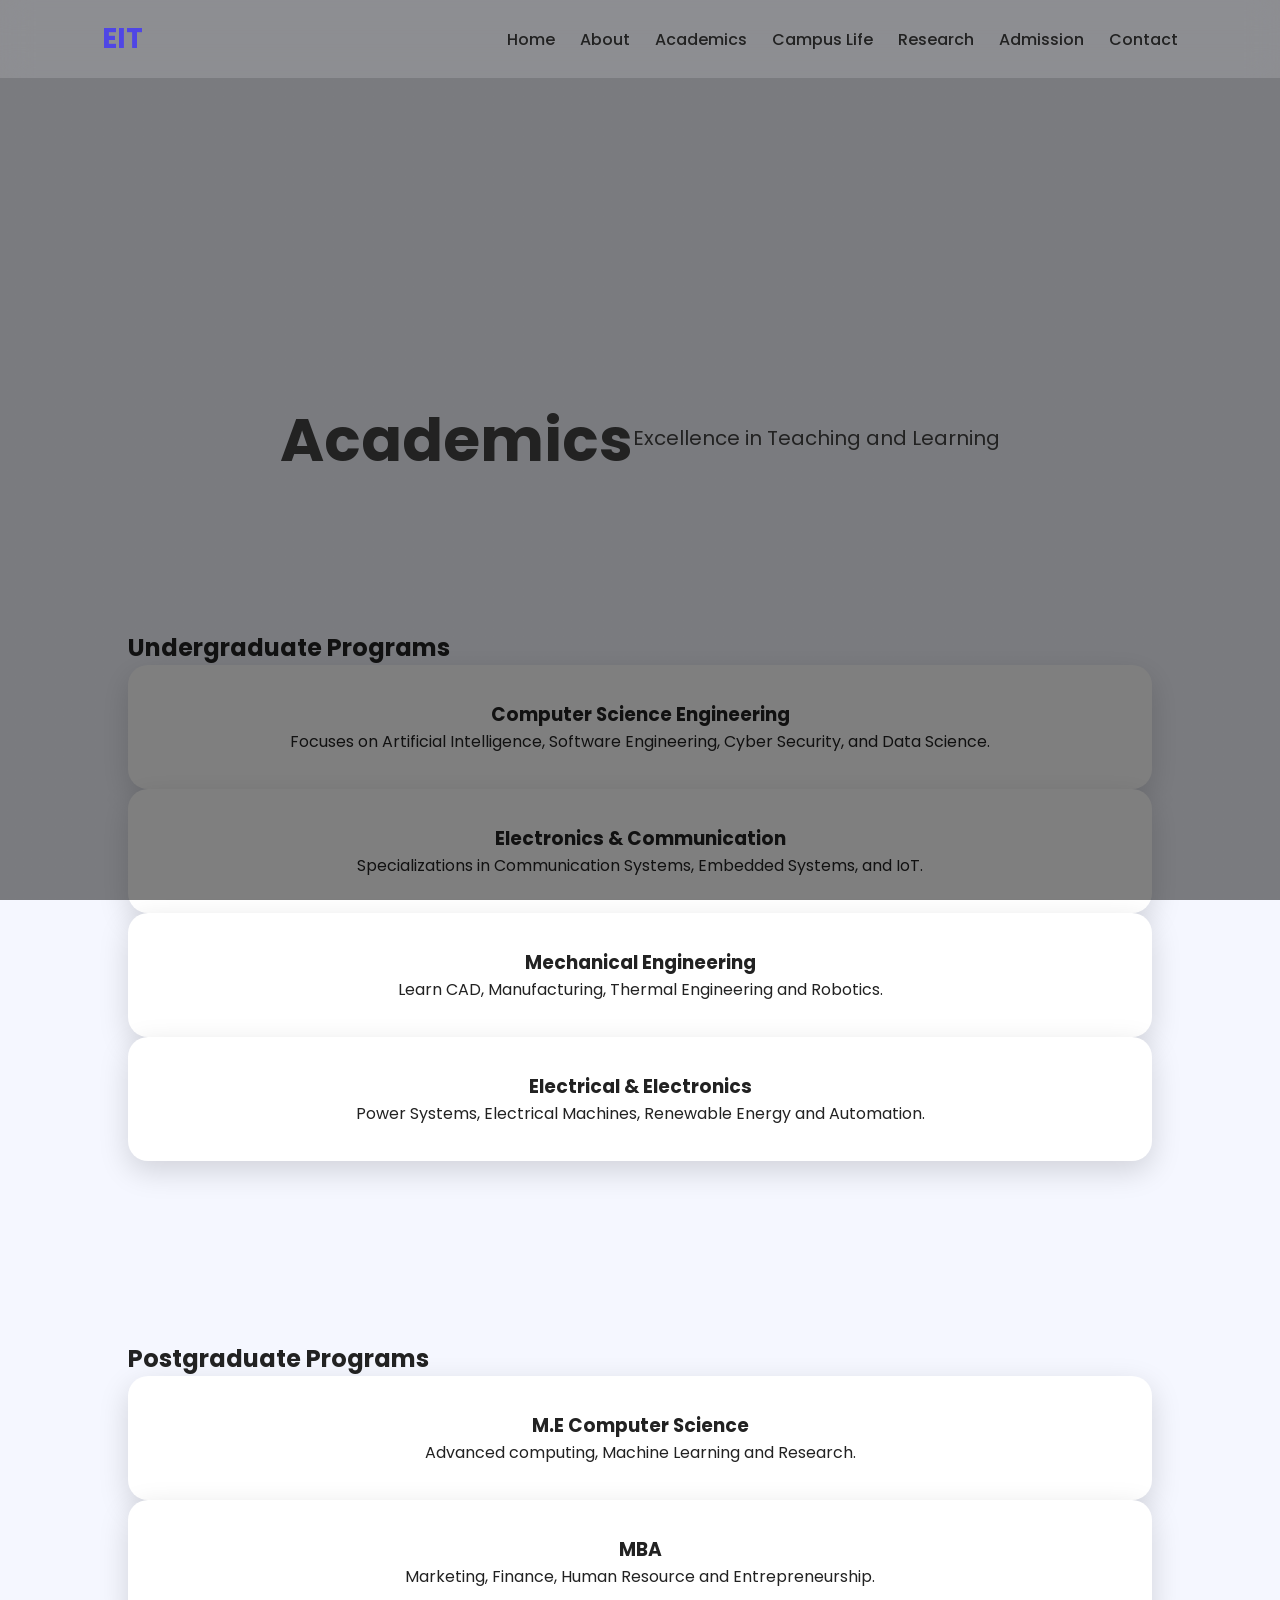
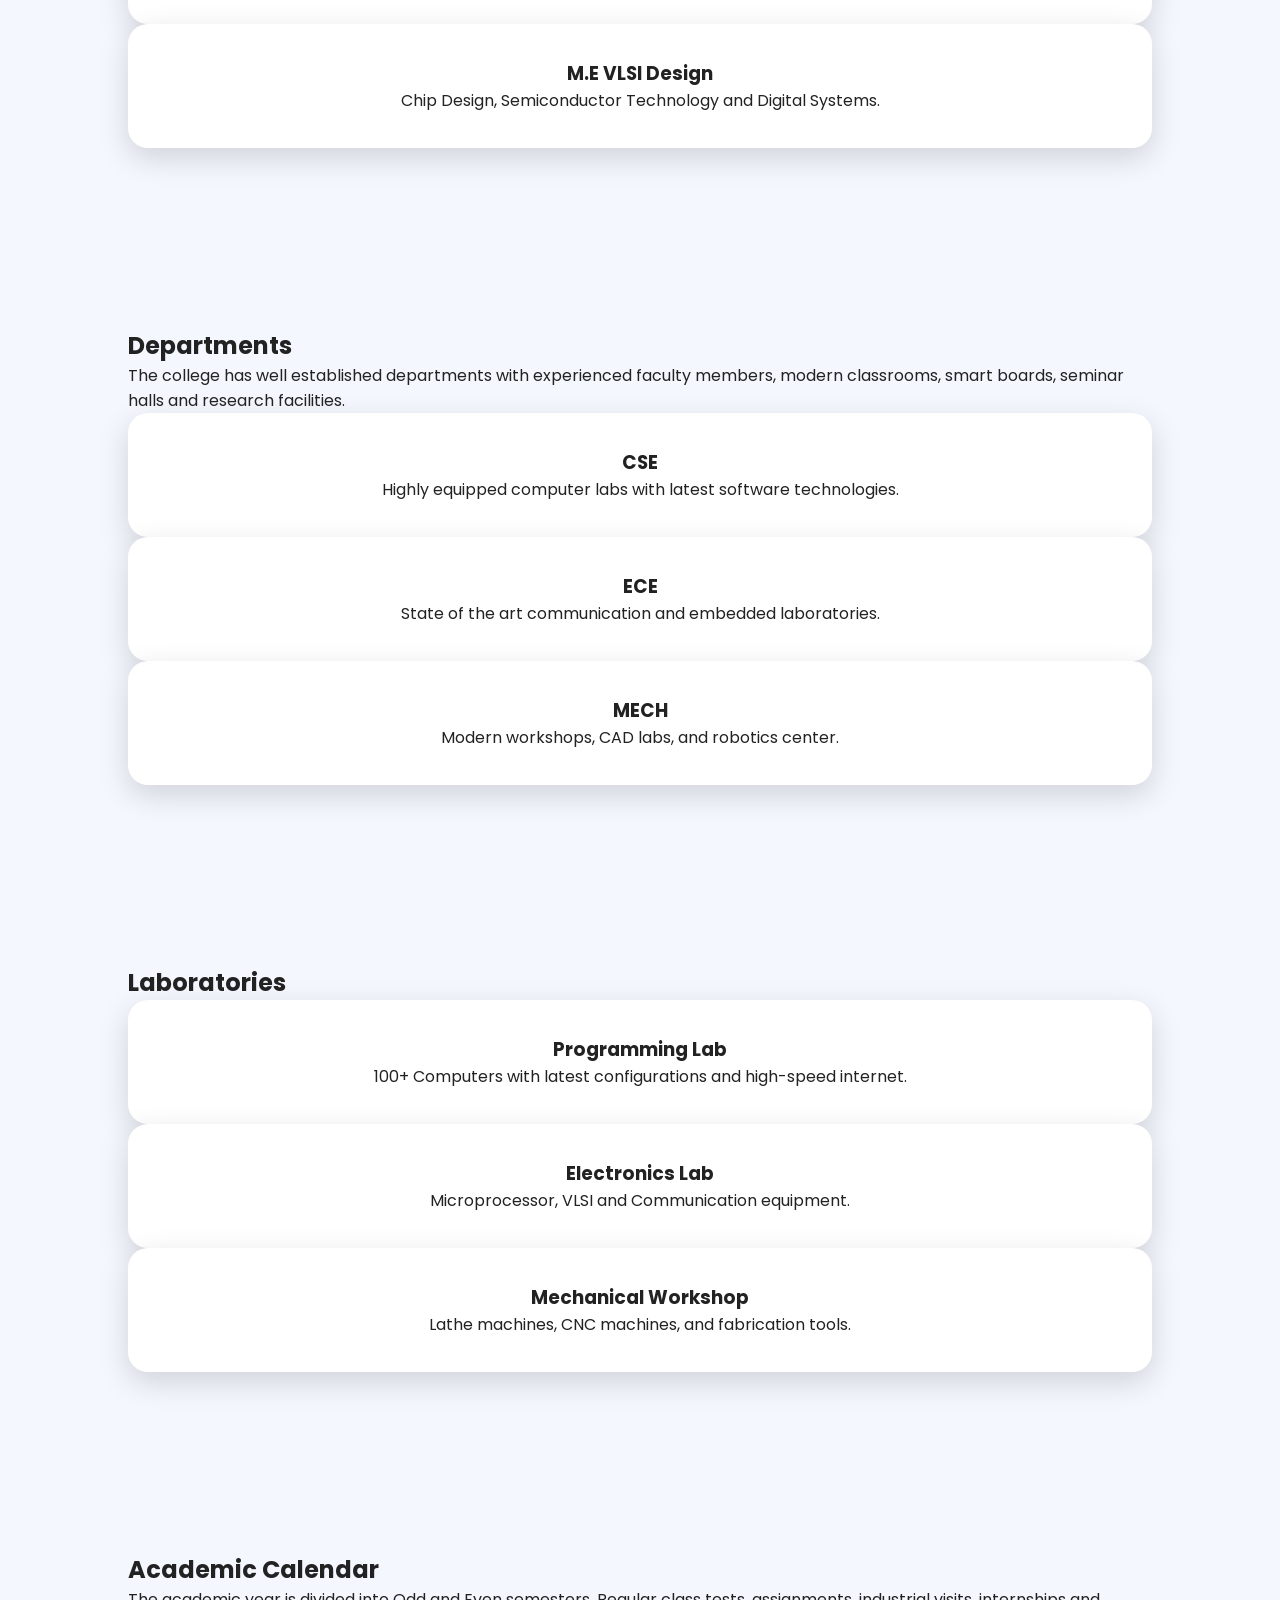
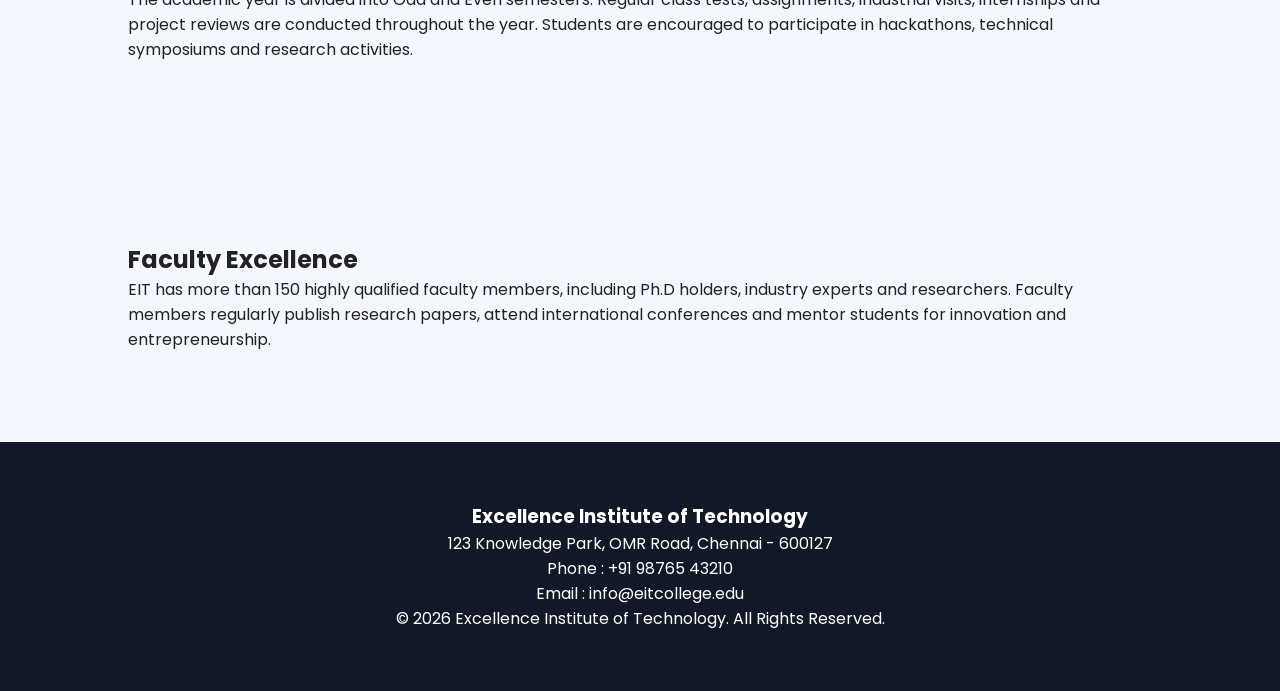
<file: academics.html>
<!DOCTYPE html>
<html lang="en">

<head>

<meta charset="UTF-8">

<meta name="viewport" content="width=device-width, initial-scale=1.0">

<title>Academics | Excellence Institute of Technology</title>

<link rel="stylesheet" href="style.css">

<link href="https://fonts.googleapis.com/css2?family=Poppins:wght@300;400;600;700&display=swap" rel="stylesheet">

</head>

<body>


<nav>

<div class="logo">

EIT

</div>


<ul>

<li><a href="index.html">Home</a></li>

<li><a href="about.html">About</a></li>

<li><a href="academics.html">Academics</a></li>

<li><a href="campuslife.html">Campus Life</a></li>

<li><a href="research.html">Research</a></li>

<li><a href="admission.html">Admission</a></li>

<li><a href="contact.html">Contact</a></li>

</ul>

</nav>





<header style="height:60vh;">

<div class="hero">

<h1>

Academics

</h1>

<p>

Excellence in Teaching and Learning

</p>

</div>

</header>





<section>

<h2>

Undergraduate Programs

</h2>


<div class="card-container">


<div class="card">

<h3>

Computer Science Engineering

</h3>

<p>

Focuses on Artificial Intelligence,

Software Engineering,

Cyber Security,

and Data Science.

</p>

</div>



<div class="card">

<h3>

Electronics & Communication

</h3>

<p>

Specializations in

Communication Systems,

Embedded Systems,

and IoT.

</p>

</div>



<div class="card">

<h3>

Mechanical Engineering

</h3>

<p>

Learn CAD,

Manufacturing,

Thermal Engineering

and Robotics.

</p>

</div>



<div class="card">

<h3>

Electrical & Electronics

</h3>

<p>

Power Systems,

Electrical Machines,

Renewable Energy

and Automation.

</p>

</div>

</div>

</section>






<section>

<h2>

Postgraduate Programs

</h2>

<div class="card-container">



<div class="card">

<h3>

M.E Computer Science

</h3>

<p>

Advanced computing,

Machine Learning

and Research.

</p>

</div>



<div class="card">

<h3>

MBA

</h3>

<p>

Marketing,

Finance,

Human Resource

and Entrepreneurship.

</p>

</div>




<div class="card">

<h3>

M.E VLSI Design

</h3>

<p>

Chip Design,

Semiconductor Technology

and Digital Systems.

</p>

</div>


</div>

</section>







<section>

<h2>

Departments

</h2>

<p>

The college has well established departments

with experienced faculty members,

modern classrooms,

smart boards,

seminar halls

and research facilities.

</p>


<div class="card-container">

<div class="card">

<h3>

CSE

</h3>

<p>

Highly equipped computer labs

with latest software technologies.

</p>

</div>


<div class="card">

<h3>

ECE

</h3>

<p>

State of the art communication

and embedded laboratories.

</p>

</div>


<div class="card">

<h3>

MECH

</h3>

<p>

Modern workshops,

CAD labs,

and robotics center.

</p>

</div>

</div>

</section>







<section>

<h2>

Laboratories

</h2>

<div class="card-container">

<div class="card">

<h3>

Programming Lab

</h3>

<p>

100+ Computers

with latest configurations

and high-speed internet.

</p>

</div>



<div class="card">

<h3>

Electronics Lab

</h3>

<p>

Microprocessor,

VLSI

and Communication equipment.

</p>

</div>



<div class="card">

<h3>

Mechanical Workshop

</h3>

<p>

Lathe machines,

CNC machines,

and fabrication tools.

</p>

</div>


</div>

</section>







<section>

<h2>

Academic Calendar

</h2>

<p>

The academic year is divided into

Odd and Even semesters.

Regular class tests,

assignments,

industrial visits,

internships

and project reviews

are conducted throughout the year.

Students are encouraged to participate in

hackathons,

technical symposiums

and research activities.

</p>

</section>







<section>

<h2>

Faculty Excellence

</h2>

<p>

EIT has more than

150 highly qualified faculty members,

including Ph.D holders,

industry experts

and researchers.

Faculty members regularly publish

research papers,

attend international conferences

and mentor students

for innovation and entrepreneurship.

</p>

</section>







<footer>

<div class="footer-content">

<h3>

Excellence Institute of Technology

</h3>

<p>

123 Knowledge Park,

OMR Road,

Chennai - 600127

</p>

<p>

Phone :

+91 98765 43210

</p>

<p>

Email :

info@eitcollege.edu

</p>

</div>


<p class="copyright">

© 2026 Excellence Institute of Technology.

All Rights Reserved.

</p>

</footer>


<script src="script.js"></script>

</body>

</html>
</file>
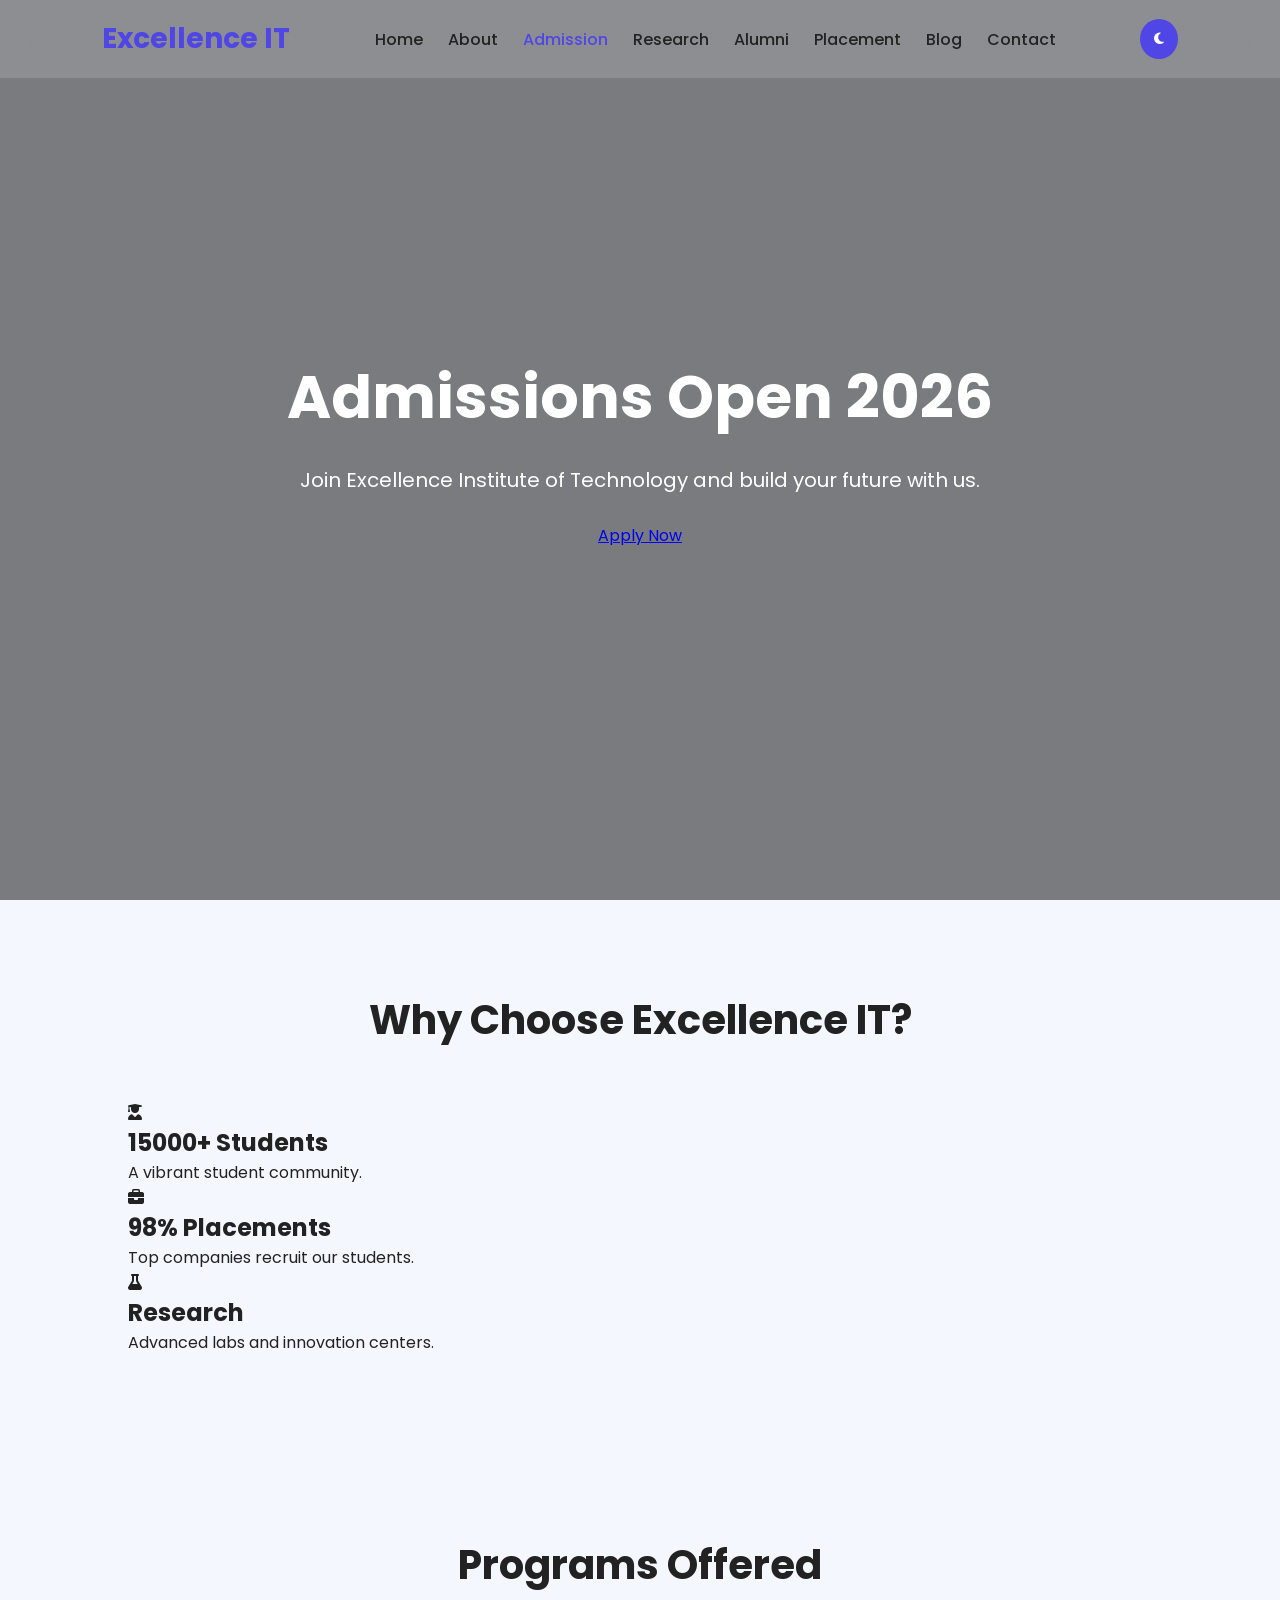
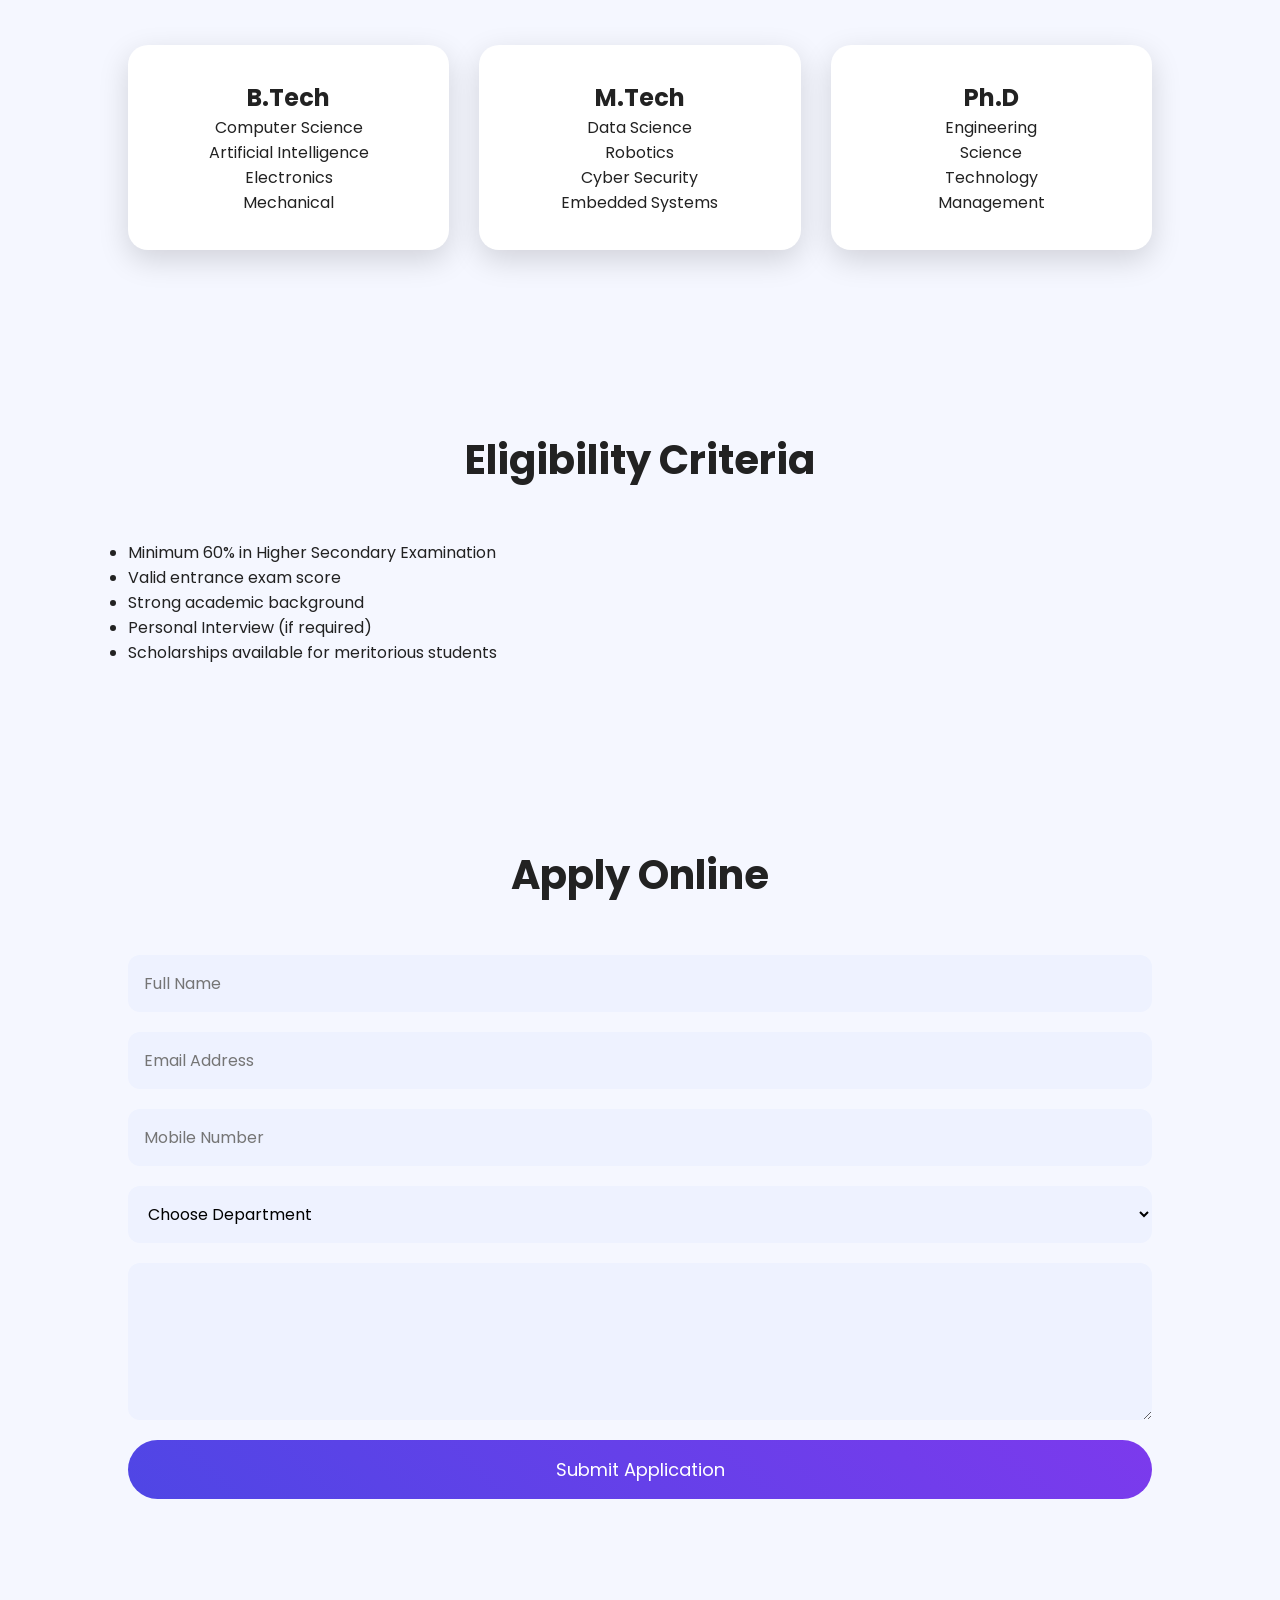
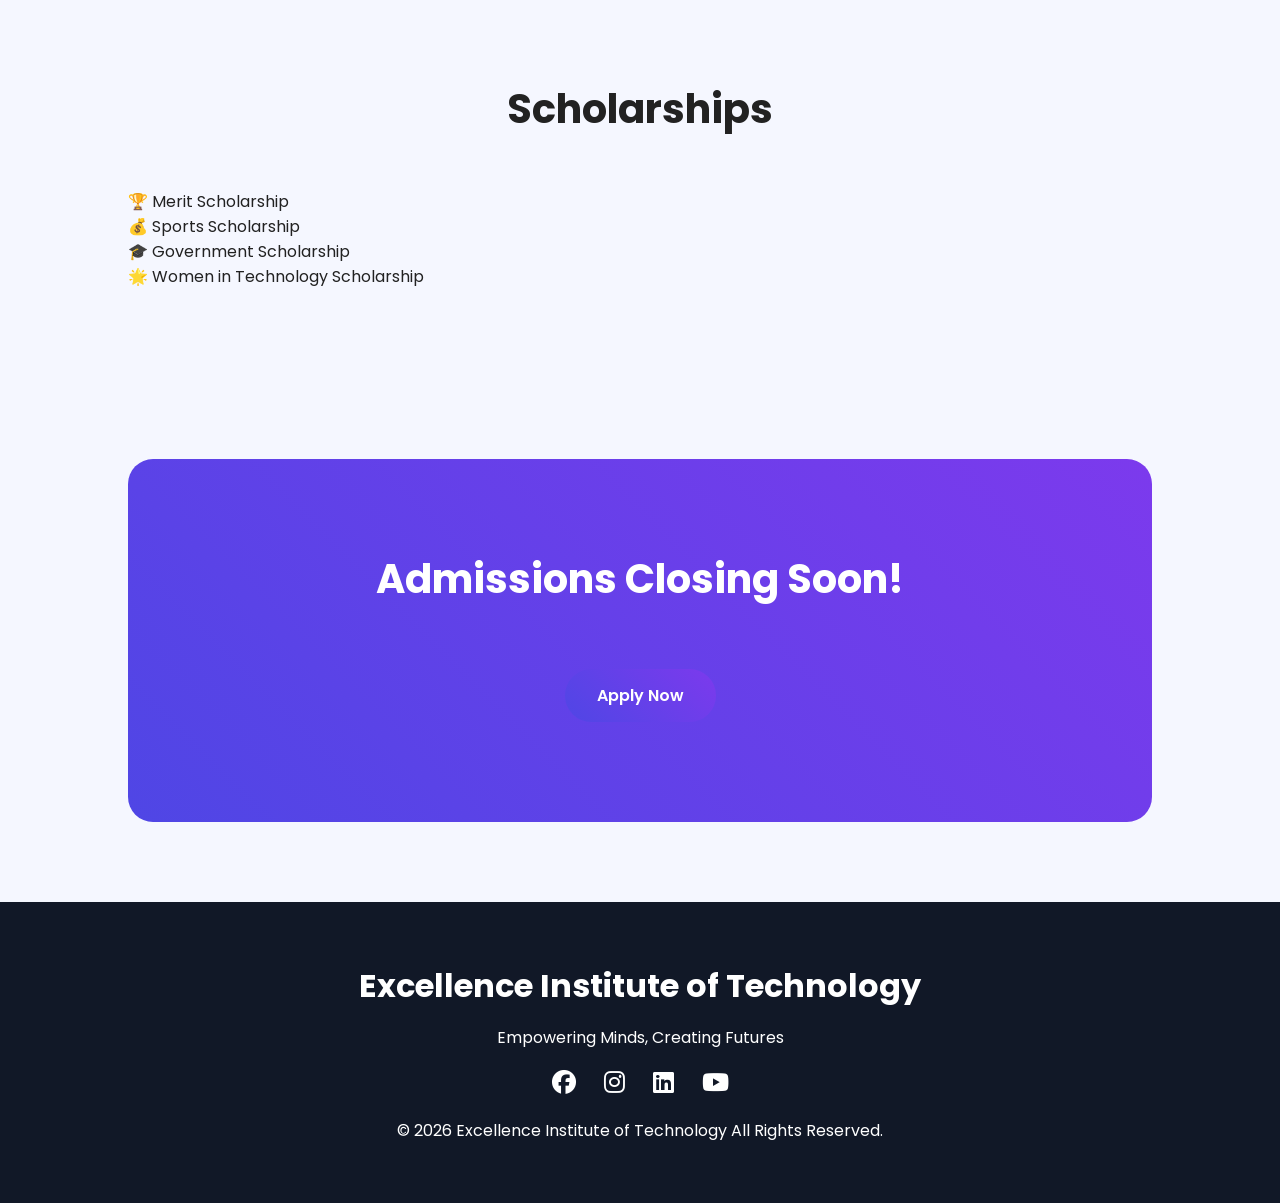
<file: admission.html>
<!DOCTYPE html>
<html lang="en">

<head>

    <meta charset="UTF-8">

    <meta name="viewport"
        content="width=device-width, initial-scale=1.0">

    <title>

        Admission | Excellence Institute of Technology

    </title>

    <link rel="stylesheet"
        href="style.css">

    <link rel="preconnect"
        href="https://fonts.googleapis.com">

    <link rel="preconnect"
        href="https://fonts.gstatic.com"
        crossorigin>

    <link href="https://fonts.googleapis.com/css2?family=Poppins:wght@300;400;500;600;700&display=swap"
        rel="stylesheet">

    <link rel="stylesheet"
        href="https://cdnjs.cloudflare.com/ajax/libs/font-awesome/6.7.2/css/all.min.css">

</head>

<body>



<!-- NAVBAR -->

<nav>

<div class="logo">

Excellence IT

</div>

<ul>

<li><a href="index.html">Home</a></li>

<li><a href="about.html">About</a></li>

<li><a href="admission.html" class="active">Admission</a></li>

<li><a href="research.html">Research</a></li>

<li><a href="alumni.html">Alumni</a></li>

<li><a href="placement.html">Placement</a></li>

<li><a href="blog.html">Blog</a></li>

<li><a href="contact.html">Contact</a></li>

</ul>

<button id="themeBtn">

<i class="fa-solid fa-moon"></i>

</button>

</nav>






<!-- HERO -->

<section class="admission-hero">

<div class="overlay"></div>

<div class="hero-text">

<h1>

Admissions Open 2026

</h1>

<p>

Join Excellence Institute of Technology

and build your future with us.

</p>

<a href="#apply">

Apply Now

</a>

</div>

</section>







<!-- WHY CHOOSE US -->

<section class="why">

<h1>

Why Choose Excellence IT?

</h1>


<div class="why-container">



<div class="why-card">

<i class="fa-solid fa-user-graduate"></i>

<h2>

15000+

Students

</h2>

<p>

A vibrant student community.

</p>

</div>





<div class="why-card">

<i class="fa-solid fa-briefcase"></i>

<h2>

98%

Placements

</h2>

<p>

Top companies recruit our students.

</p>

</div>






<div class="why-card">

<i class="fa-solid fa-flask"></i>

<h2>

Research

</h2>

<p>

Advanced labs and innovation centers.

</p>

</div>



</div>

</section>







<!-- COURSES -->

<section class="programs">

<h1>

Programs Offered

</h1>


<div class="program-container">



<div class="program">

<h2>

B.Tech

</h2>

<p>

Computer Science

</p>

<p>

Artificial Intelligence

</p>

<p>

Electronics

</p>

<p>

Mechanical

</p>

</div>





<div class="program">

<h2>

M.Tech

</h2>

<p>

Data Science

</p>

<p>

Robotics

</p>

<p>

Cyber Security

</p>

<p>

Embedded Systems

</p>

</div>





<div class="program">

<h2>

Ph.D

</h2>

<p>

Engineering

</p>

<p>

Science

</p>

<p>

Technology

</p>

<p>

Management

</p>

</div>


</div>

</section>








<!-- ELIGIBILITY -->

<section class="eligibility">

<h1>

Eligibility Criteria

</h1>


<div class="eligibility-box">

<ul>

<li>

Minimum 60% in Higher Secondary Examination

</li>

<li>

Valid entrance exam score

</li>

<li>

Strong academic background

</li>

<li>

Personal Interview (if required)

</li>

<li>

Scholarships available for meritorious students

</li>

</ul>

</div>

</section>








<!-- APPLICATION FORM -->

<section class="apply"

id="apply">

<h1>

Apply Online

</h1>


<form class="admission-form">


<input

type="text"

placeholder="Full Name"

required>



<input

type="email"

placeholder="Email Address"

required>



<input

type="tel"

placeholder="Mobile Number"

required>



<select>

<option>

Choose Department

</option>

<option>

Computer Science

</option>

<option>

Artificial Intelligence

</option>

<option>

Electronics

</option>

<option>

Mechanical

</option>

</select>




<textarea

rows="5"

placeholder="Why do you want to join Excellence IT?">

</textarea>




<button type="submit">

Submit Application

</button>


</form>

</section>








<!-- SCHOLARSHIP -->

<section class="scholarship">

<h1>

Scholarships

</h1>

<div class="scholarship-card">

<p>

🏆 Merit Scholarship

</p>

<p>

💰 Sports Scholarship

</p>

<p>

🎓 Government Scholarship

</p>

<p>

🌟 Women in Technology Scholarship

</p>

</div>

</section>








<!-- CTA -->

<section class="cta">

<h1>

Admissions Closing Soon!

</h1>

<a href="#apply">

Apply Now

</a>

</section>








<!-- FOOTER -->

<footer>

<div class="footer-content">

<h2>

Excellence Institute of Technology

</h2>


<p>

Empowering Minds,

Creating Futures

</p>



<div class="social">

<i class="fab fa-facebook"></i>

<i class="fab fa-instagram"></i>

<i class="fab fa-linkedin"></i>

<i class="fab fa-youtube"></i>

</div>


<p>

© 2026 Excellence Institute of Technology

All Rights Reserved.

</p>

</div>

</footer>



<script src="script.js">

</script>

</body>

</html>
</file>
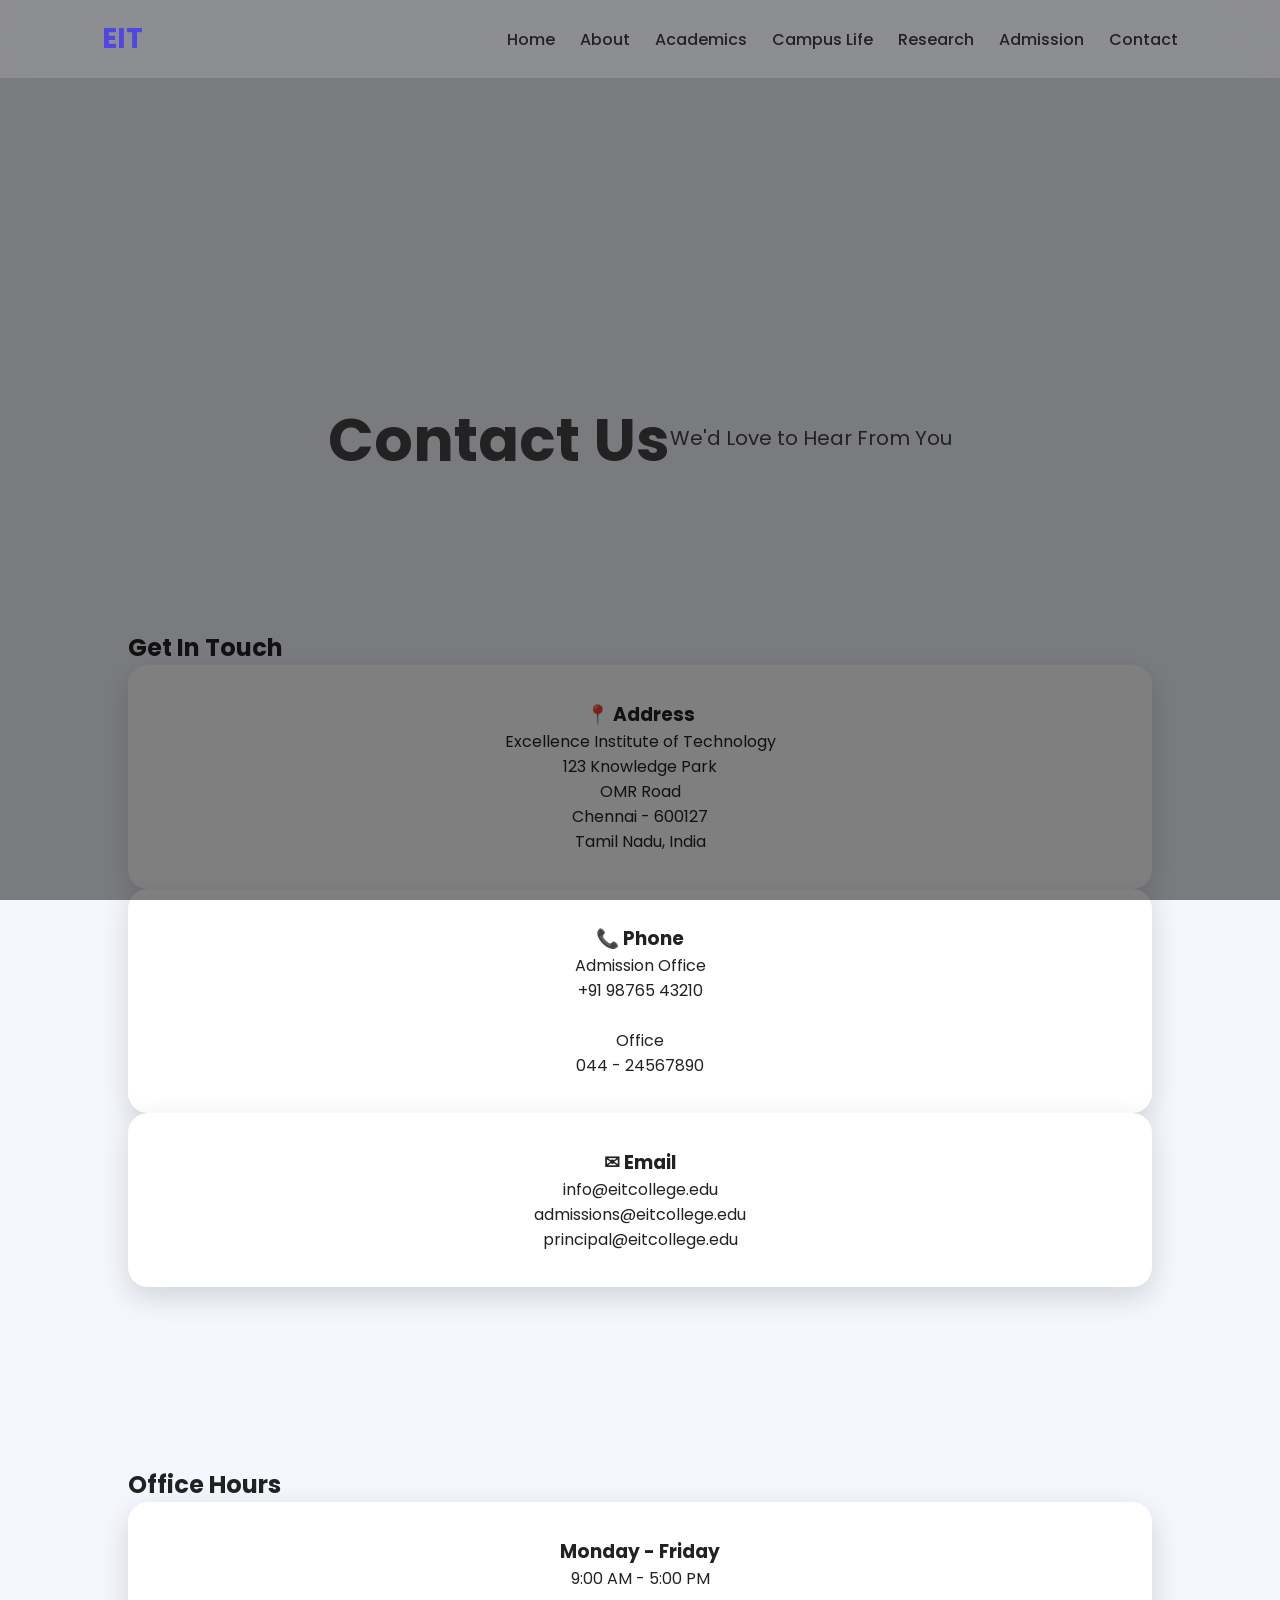
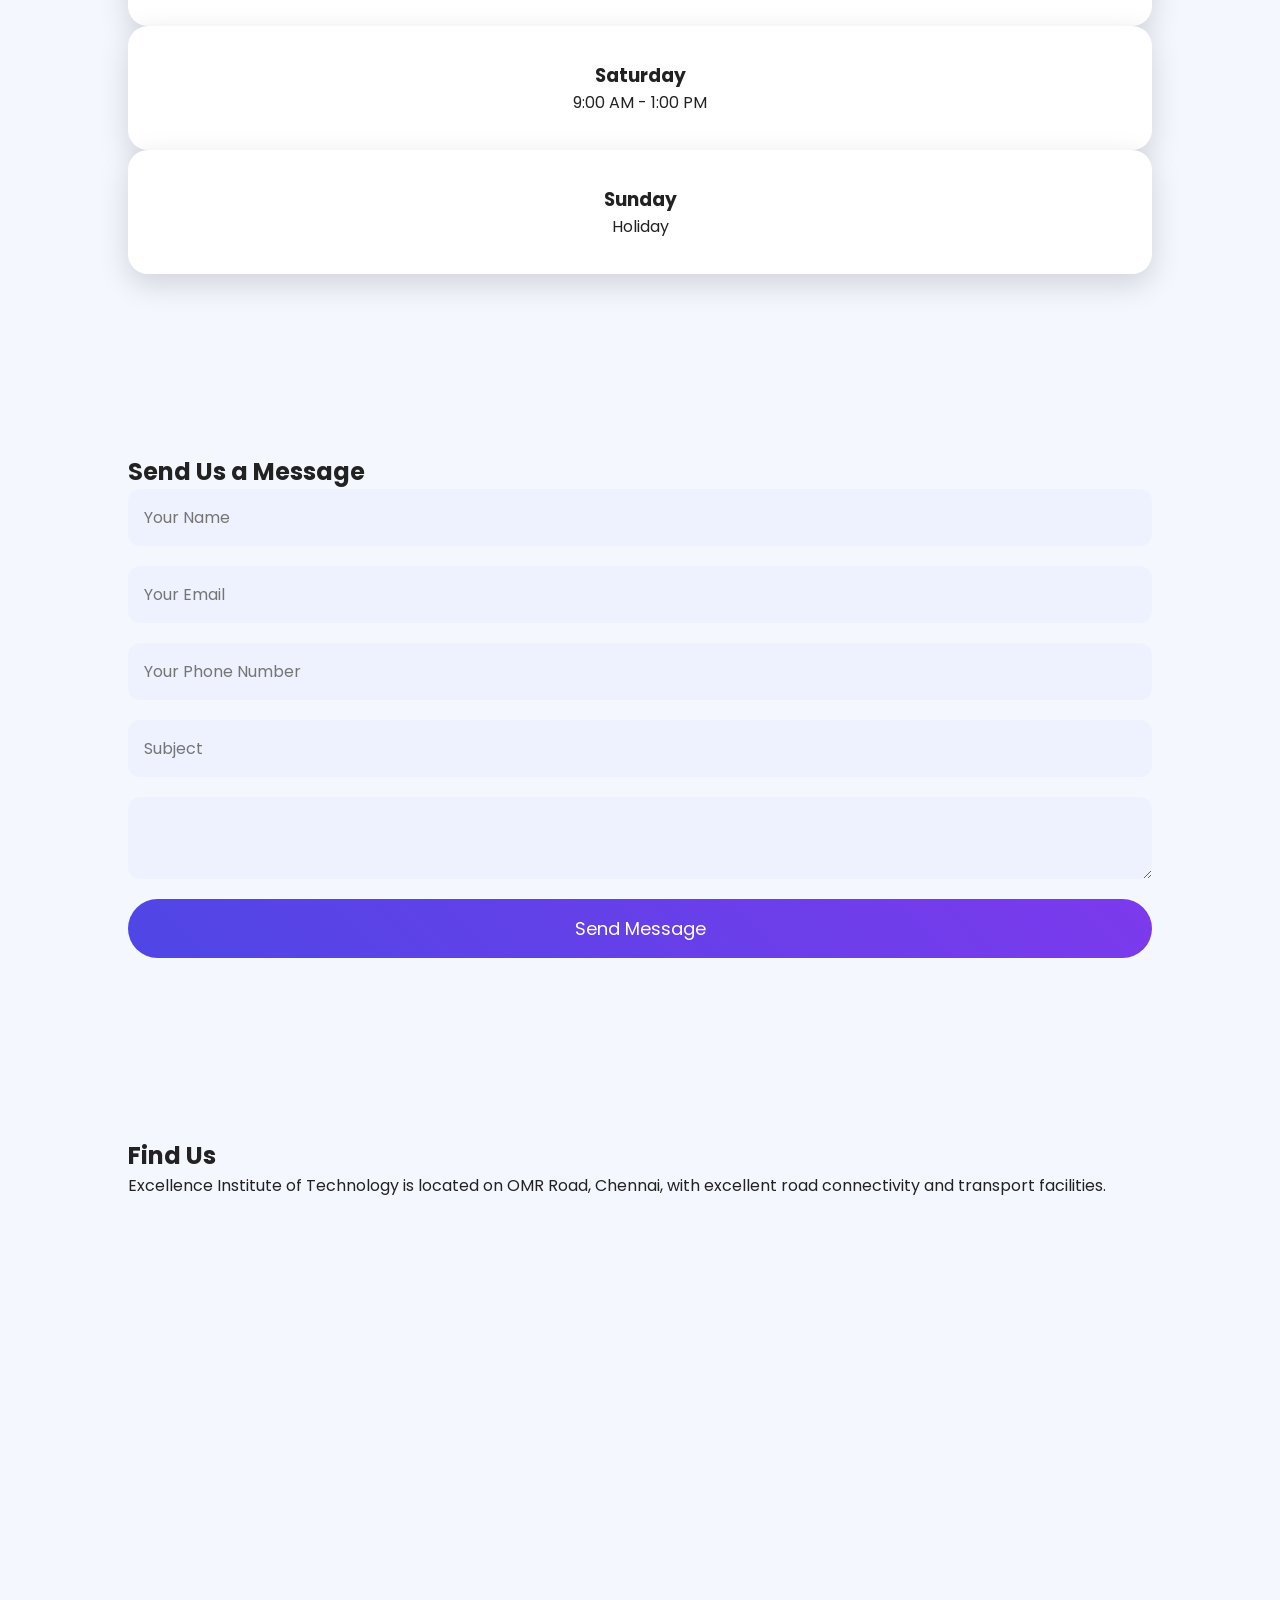
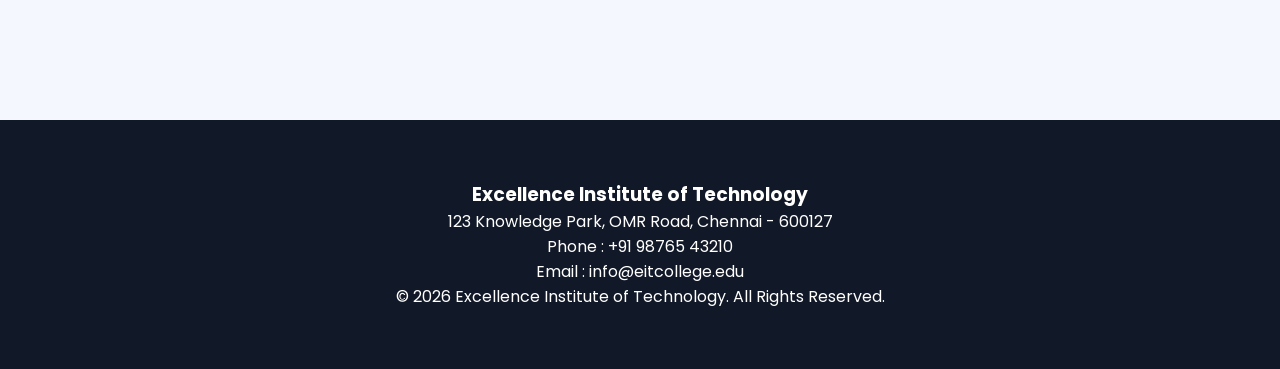
<file: contact.html>
<!DOCTYPE html>
<html lang="en">

<head>

<meta charset="UTF-8">

<meta name="viewport" content="width=device-width, initial-scale=1.0">

<title>Contact | Excellence Institute of Technology</title>

<link rel="stylesheet" href="style.css">

<link href="https://fonts.googleapis.com/css2?family=Poppins:wght@300;400;600;700&display=swap" rel="stylesheet">

</head>

<body>

<!-- NAVBAR -->

<nav>

<div class="logo">

EIT

</div>

<ul>

<li><a href="index.html">Home</a></li>

<li><a href="about.html">About</a></li>

<li><a href="academics.html">Academics</a></li>

<li><a href="campuslife.html">Campus Life</a></li>

<li><a href="research.html">Research</a></li>

<li><a href="admission.html">Admission</a></li>

<li><a href="contact.html">Contact</a></li>

</ul>

</nav>




<!-- HERO -->

<header style="height:60vh;">

<div class="hero">

<h1>

Contact Us

</h1>

<p>

We'd Love to Hear From You

</p>

</div>

</header>





<!-- CONTACT DETAILS -->

<section>

<h2>

Get In Touch

</h2>

<div class="card-container">

<div class="card">

<h3>

📍 Address

</h3>

<p>

Excellence Institute of Technology

<br>

123 Knowledge Park

<br>

OMR Road

<br>

Chennai - 600127

<br>

Tamil Nadu, India

</p>

</div>




<div class="card">

<h3>

📞 Phone

</h3>

<p>

Admission Office

<br>

+91 98765 43210

<br><br>

Office

<br>

044 - 24567890

</p>

</div>





<div class="card">

<h3>

✉ Email

</h3>

<p>

info@eitcollege.edu

<br>

admissions@eitcollege.edu

<br>

principal@eitcollege.edu

</p>

</div>

</div>

</section>







<!-- OFFICE HOURS -->

<section>

<h2>

Office Hours

</h2>

<div class="card-container">

<div class="card">

<h3>

Monday - Friday

</h3>

<p>

9:00 AM - 5:00 PM

</p>

</div>



<div class="card">

<h3>

Saturday

</h3>

<p>

9:00 AM - 1:00 PM

</p>

</div>




<div class="card">

<h3>

Sunday

</h3>

<p>

Holiday

</p>

</div>

</div>

</section>







<!-- CONTACT FORM -->

<section>

<h2>

Send Us a Message

</h2>

<form>

<input

type="text"

placeholder="Your Name"

required>





<input

type="email"

placeholder="Your Email"

required>





<input

type="tel"

placeholder="Your Phone Number"

required>





<input

type="text"

placeholder="Subject"

required>





<textarea

placeholder="Write your message here..."

required>

</textarea>




<button type="submit">

Send Message

</button>

</form>

</section>








<!-- MAP -->

<section>

<h2>

Find Us

</h2>

<p>

Excellence Institute of Technology is located on

OMR Road, Chennai,

with excellent road connectivity

and transport facilities.

</p>

<br>

<iframe

src="https://www.google.com/maps/embed?pb=!1m18"

width="100%"

height="400"

style="border:0;border-radius:20px;"

allowfullscreen=""

loading="lazy">

</iframe>

</section>








<!-- FOOTER -->

<footer>

<div class="footer-content">

<h3>

Excellence Institute of Technology

</h3>

<p>

123 Knowledge Park,

OMR Road,

Chennai - 600127

</p>

<p>

Phone :

+91 98765 43210

</p>

<p>

Email :

info@eitcollege.edu

</p>

</div>



<p class="copyright">

© 2026 Excellence Institute of Technology.

All Rights Reserved.

</p>

</footer>



<script src="script.js"></script>

</body>

</html>
</file>
<file: style.css>
/* GOOGLE FONT */

*{
margin:0;
padding:0;
box-sizing:border-box;
font-family:'Poppins',sans-serif;
}

html{

scroll-behavior:smooth;

}

body{

background:#f5f7ff;

color:#222;

overflow-x:hidden;

}


/* COLOR VARIABLES */

:root{

--primary:#4F46E5;

--secondary:#7C3AED;

--light:#ffffff;

--dark:#0f172a;

--glass:rgba(255,255,255,0.15);

--shadow:0 10px 30px rgba(0,0,0,0.15);

}

.dark{

background:#0f172a;

color:white;

}



/* NAVBAR */

nav{

position:fixed;

top:0;

left:0;

width:100%;

padding:18px 8%;

display:flex;

justify-content:space-between;

align-items:center;

backdrop-filter:blur(15px);

background:rgba(255,255,255,0.15);

z-index:1000;

}

.logo{

font-size:28px;

font-weight:700;

color:var(--primary);

}

nav ul{

display:flex;

gap:25px;

list-style:none;

}

nav ul li a{

text-decoration:none;

color:#222;

font-weight:500;

transition:.3s;

}

nav ul li a:hover,

.active{

color:var(--primary);

}

#themeBtn{

border:none;

background:var(--primary);

color:white;

padding:10px 14px;

border-radius:50%;

cursor:pointer;

}



/* HERO */

.hero,

.about-hero,

.admission-hero,

.research-hero,

.alumni-hero,

.placement-hero,

.contact-hero{

height:100vh;

display:flex;

align-items:center;

justify-content:center;

text-align:center;

position:relative;

background-size:cover;

background-position:center;

}


.hero{

background:

linear-gradient(rgba(0,0,0,.5),

rgba(0,0,0,.5)),

url("https://images.unsplash.com/photo-1562774053-701939374585?auto=format&fit=crop&w=1500&q=80");

}



.about-hero{

background:

linear-gradient(rgba(0,0,0,.5),

rgba(0,0,0,.5)),

url("https://images.unsplash.com/photo-1523050854058-8df90110c9f1");

}


.admission-hero{

background:

linear-gradient(rgba(0,0,0,.5),

rgba(0,0,0,.5)),

url("https://images.unsplash.com/photo-1523240795612-9a054b0db644");

}



.research-hero{

background:

linear-gradient(rgba(0,0,0,.5),

rgba(0,0,0,.5)),

url("https://images.unsplash.com/photo-1532187643603-ba119ca4109e");

}



.alumni-hero{

background:

linear-gradient(rgba(0,0,0,.5),

rgba(0,0,0,.5)),

url("https://images.unsplash.com/photo-1522202176988-66273c2fd55f");

}



.placement-hero{

background:

linear-gradient(rgba(0,0,0,.5),

rgba(0,0,0,.5)),

url("https://images.unsplash.com/photo-1516321318423-f06f85e504b3");

}


.contact-hero{

background:

linear-gradient(rgba(0,0,0,.5),

rgba(0,0,0,.5)),

url("https://images.unsplash.com/photo-1516321497487-e288fb19713f");

}



.hero-content,

.hero-text,

.about-content{

color:white;

max-width:800px;

padding:20px;

}


.hero h1,

.hero-text h1,

.about-content h1{

font-size:60px;

margin-bottom:20px;

}


.hero p,

.hero-text p{

font-size:20px;

line-height:1.8;

margin-bottom:25px;

}



/* BUTTON */

.btn,

.btn2,

.hero a,

.cta a{

display:inline-block;

padding:14px 32px;

border-radius:50px;

text-decoration:none;

font-weight:600;

margin:10px;

transition:.4s;

}


.btn,

.hero a,

.cta a{

background:linear-gradient(

45deg,

var(--primary),

var(--secondary)

);

color:white;

}


.btn:hover,

.hero a:hover,

.cta a:hover{

transform:translateY(-5px);

box-shadow:var(--shadow);

}


.btn2{

border:2px solid white;

color:white;

}


.btn2:hover{

background:white;

color:black;

}



/* SECTION */

section{

padding:90px 10%;

}


section h1{

text-align:center;

font-size:40px;

margin-bottom:50px;

}




/* STATS */

.stats{

display:grid;

grid-template-columns:

repeat(auto-fit,minmax(220px,1fr));

gap:30px;

}


.card{

background:white;

padding:35px;

text-align:center;

border-radius:20px;

box-shadow:var(--shadow);

transition:.4s;

}


.card:hover{

transform:translateY(-10px);

}


.card h2{

font-size:42px;

color:var(--primary);

margin-bottom:10px;

}




/* COURSE */

.course-container,

.vision-container,

.program-container,

.research-container,

.training-container,

.event-container,

.alumni-container{

display:grid;

grid-template-columns:

repeat(auto-fit,minmax(280px,1fr));

gap:30px;

}


.course,

.vision-card,

.program,

.research-card,

.training-card,

.event-card,

.alumni-card{

background:white;

padding:35px;

text-align:center;

border-radius:20px;

box-shadow:var(--shadow);

transition:.4s;

}


.course:hover,

.vision-card:hover,

.program:hover,

.research-card:hover,

.training-card:hover,

.event-card:hover,

.alumni-card:hover{

transform:translateY(-10px);

}


.course i,

.vision-card i,

.research-card i,

.training-card i,

.event-card i{

font-size:45px;

color:var(--primary);

margin-bottom:20px;

}




/* HISTORY */

.history,

.director,

.contact-container{

display:grid;

grid-template-columns:

1fr 1fr;

gap:50px;

align-items:center;

}


.history img,

.director img{

width:100%;

border-radius:20px;

box-shadow:var(--shadow);

}




/* GALLERY */

.gallery-box,

.gallery-container,

.lab-container{

display:grid;

grid-template-columns:

repeat(auto-fit,minmax(250px,1fr));

gap:25px;

}


.gallery-box img,

.gallery-container img,

.lab img,

.campus-card img{

width:100%;

height:250px;

object-fit:cover;

border-radius:20px;

transition:.4s;

}


.gallery-box img:hover,

.gallery-container img:hover{

transform:scale(1.05);

}




/* COMPANY */

.companies{

display:grid;

grid-template-columns:

repeat(auto-fit,minmax(180px,1fr));

gap:25px;

}


.company{

background:white;

padding:30px;

text-align:center;

border-radius:20px;

box-shadow:var(--shadow);

}


.company img{

width:120px;

height:70px;

object-fit:contain;

margin-bottom:15px;

}




/* FORM */

form{

display:flex;

flex-direction:column;

gap:20px;

}


input,

textarea,

select{

padding:16px;

border:none;

outline:none;

border-radius:12px;

background:#eef2ff;

font-size:16px;

}


form button{

padding:16px;

border:none;

background:

linear-gradient(

45deg,

var(--primary),

var(--secondary)

);

color:white;

font-size:18px;

border-radius:50px;

cursor:pointer;

transition:.4s;

}


form button:hover{

transform:translateY(-5px);

}




/* FOOTER */

footer{

background:#111827;

color:white;

text-align:center;

padding:60px 20px;

}


.footer-content h2{

font-size:32px;

margin-bottom:15px;

}


.social{

margin:20px 0;

}


.social i{

font-size:24px;

margin:0 12px;

cursor:pointer;

transition:.3s;

}


.social i:hover{

color:var(--primary);

transform:translateY(-5px);

}




/* CTA */

.cta{

text-align:center;

background:

linear-gradient(

45deg,

var(--primary),

var(--secondary)

);

color:white;

border-radius:25px;

margin:80px 10%;

}




/* RESPONSIVE */

@media(max-width:992px){

nav{

flex-direction:column;

gap:20px;

}

nav ul{

flex-wrap:wrap;

justify-content:center;

}

.hero h1,

.hero-text h1,

.about-content h1{

font-size:42px;

}

.history,

.director,

.contact-container{

grid-template-columns:1fr;

}

}



@media(max-width:768px){

.hero h1,

.hero-text h1,

.about-content h1{

font-size:34px;

}

.hero p,

.hero-text p{

font-size:16px;

}

section{

padding:70px 6%;

}

}
</file>
